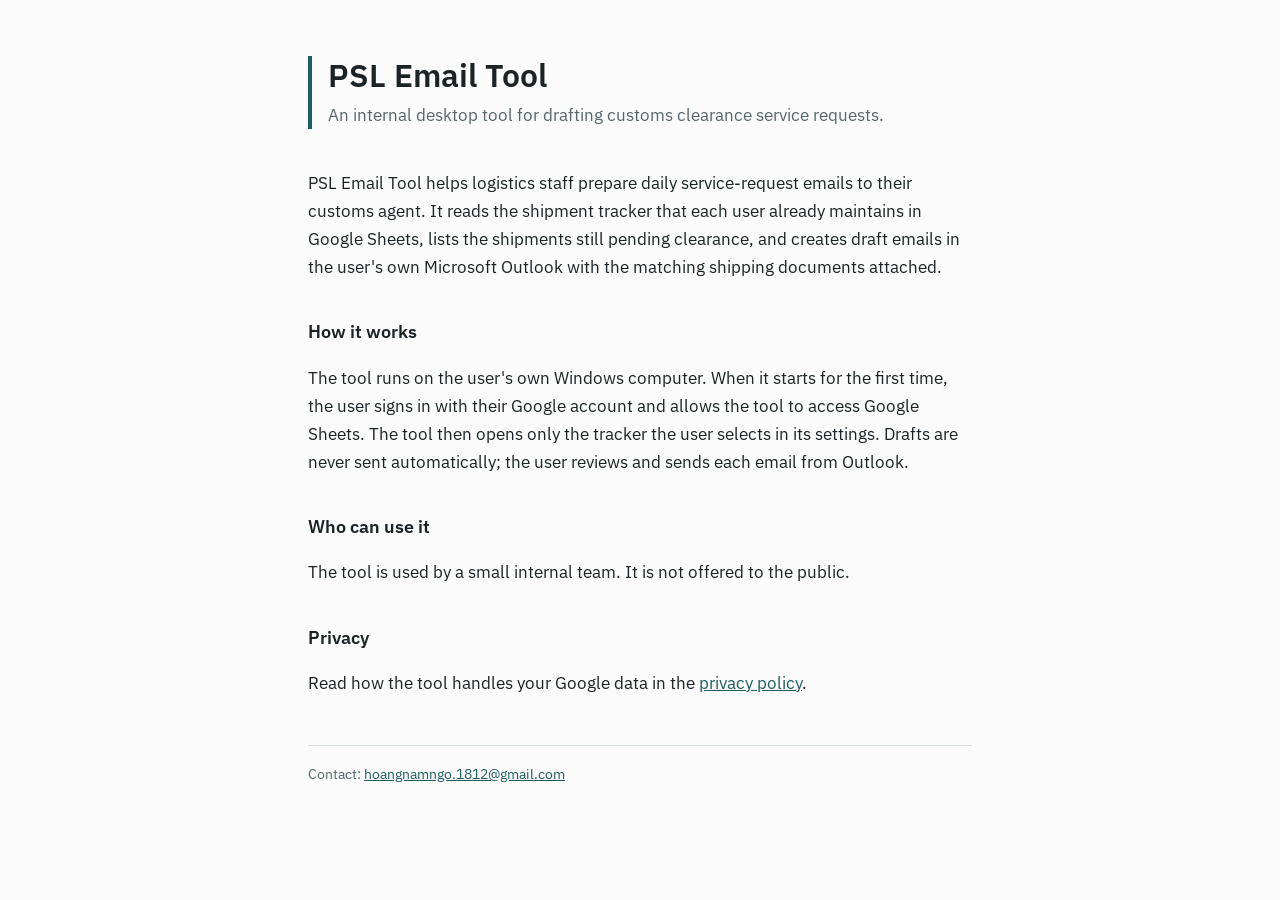
<file: index.html>
<!doctype html>
<html lang="en">
<head>
<meta charset="utf-8">
<meta name="viewport" content="width=device-width, initial-scale=1">
<title>PSL Email Tool</title>
<link rel="preconnect" href="https://fonts.googleapis.com">
<link href="https://fonts.googleapis.com/css2?family=IBM+Plex+Sans:wght@400;600&display=swap" rel="stylesheet">
<link rel="stylesheet" href="style.css">
</head>
<body>
<main>
<header>
<h1>PSL Email Tool</h1>
<p class="sub">An internal desktop tool for drafting customs clearance service requests.</p>
</header>

<p>PSL Email Tool helps logistics staff prepare daily service-request emails to their customs agent. It reads the shipment tracker that each user already maintains in Google Sheets, lists the shipments still pending clearance, and creates draft emails in the user's own Microsoft Outlook with the matching shipping documents attached.</p>

<h2>How it works</h2>
<p>The tool runs on the user's own Windows computer. When it starts for the first time, the user signs in with their Google account and allows the tool to access Google Sheets. The tool then opens only the tracker the user selects in its settings. Drafts are never sent automatically; the user reviews and sends each email from Outlook.</p>

<h2>Who can use it</h2>
<p>The tool is used by a small internal team. It is not offered to the public.</p>

<h2>Privacy</h2>
<p>Read how the tool handles your Google data in the <a href="privacy.html">privacy policy</a>.</p>

<footer>Contact: <a href="mailto:hoangnamngo.1812@gmail.com">hoangnamngo.1812@gmail.com</a></footer>
</main>
</body>
</html>
</file>
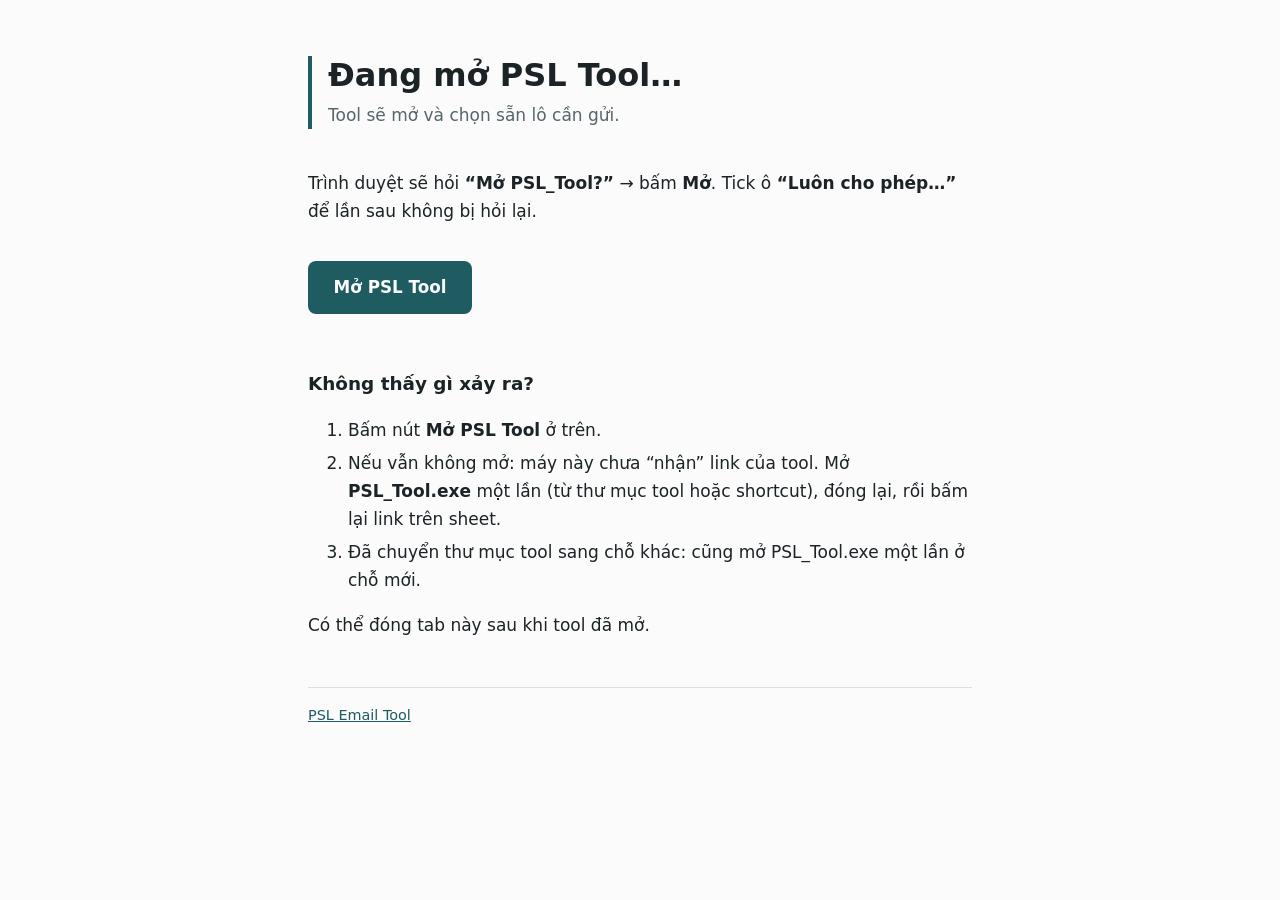
<file: open.html>
<!doctype html>
<html lang="vi">
<head>
<meta charset="utf-8">
<meta name="viewport" content="width=device-width, initial-scale=1">
<meta name="robots" content="noindex">
<title>Mở PSL Tool</title>
<link rel="stylesheet" href="style.css">
<style>
  .go{display:inline-block;margin:1.2rem 0;padding:.8rem 1.6rem;border-radius:8px;
      background:var(--sea);color:var(--paper);font-weight:600;text-decoration:none;font-size:1.05rem}
  .go:focus-visible{outline:3px solid var(--ink);outline-offset:3px}
  .ship{font-family:Consolas,monospace;background:rgba(127,127,127,.12);padding:.1rem .4rem;border-radius:4px}
  ol li{margin:.3rem 0}
</style>
</head>
<body>
<main>
<header>
<h1>Đang mở PSL Tool…</h1>
<p class="sub" id="what">Tool sẽ mở và chọn sẵn lô cần gửi.</p>
</header>

<p>Trình duyệt sẽ hỏi <b>“Mở PSL_Tool?”</b> → bấm <b>Mở</b>.
Tick ô <b>“Luôn cho phép…”</b> để lần sau không bị hỏi lại.</p>

<a class="go" id="go" href="#">Mở PSL Tool</a>

<h2>Không thấy gì xảy ra?</h2>
<ol>
  <li>Bấm nút <b>Mở PSL Tool</b> ở trên.</li>
  <li>Nếu vẫn không mở: máy này chưa “nhận” link của tool. Mở <b>PSL_Tool.exe</b> một lần
      (từ thư mục tool hoặc shortcut), đóng lại, rồi bấm lại link trên sheet.</li>
  <li>Đã chuyển thư mục tool sang chỗ khác: cũng mở PSL_Tool.exe một lần ở chỗ mới.</li>
</ol>
<p>Có thể đóng tab này sau khi tool đã mở.</p>

<footer><a href="index.html">PSL Email Tool</a></footer>
</main>
<script>
  // Chuyen tham so tu link tren Google Sheet (?sheet=...&ship=...) sang link psltool://
  var q = location.search || "";
  var target = "psltool://open/" + q;
  document.getElementById("go").href = target;
  try {
    var ship = new URLSearchParams(q).get("ship");
    if (ship) {
      var w = document.getElementById("what");
      w.textContent = "Lô cần gửi: ";
      var s = document.createElement("span"); s.className = "ship"; s.textContent = ship;
      w.appendChild(s);
    }
  } catch (e) {}
  setTimeout(function(){ window.location.href = target; }, 300);
</script>
</body>
</html>
</file>
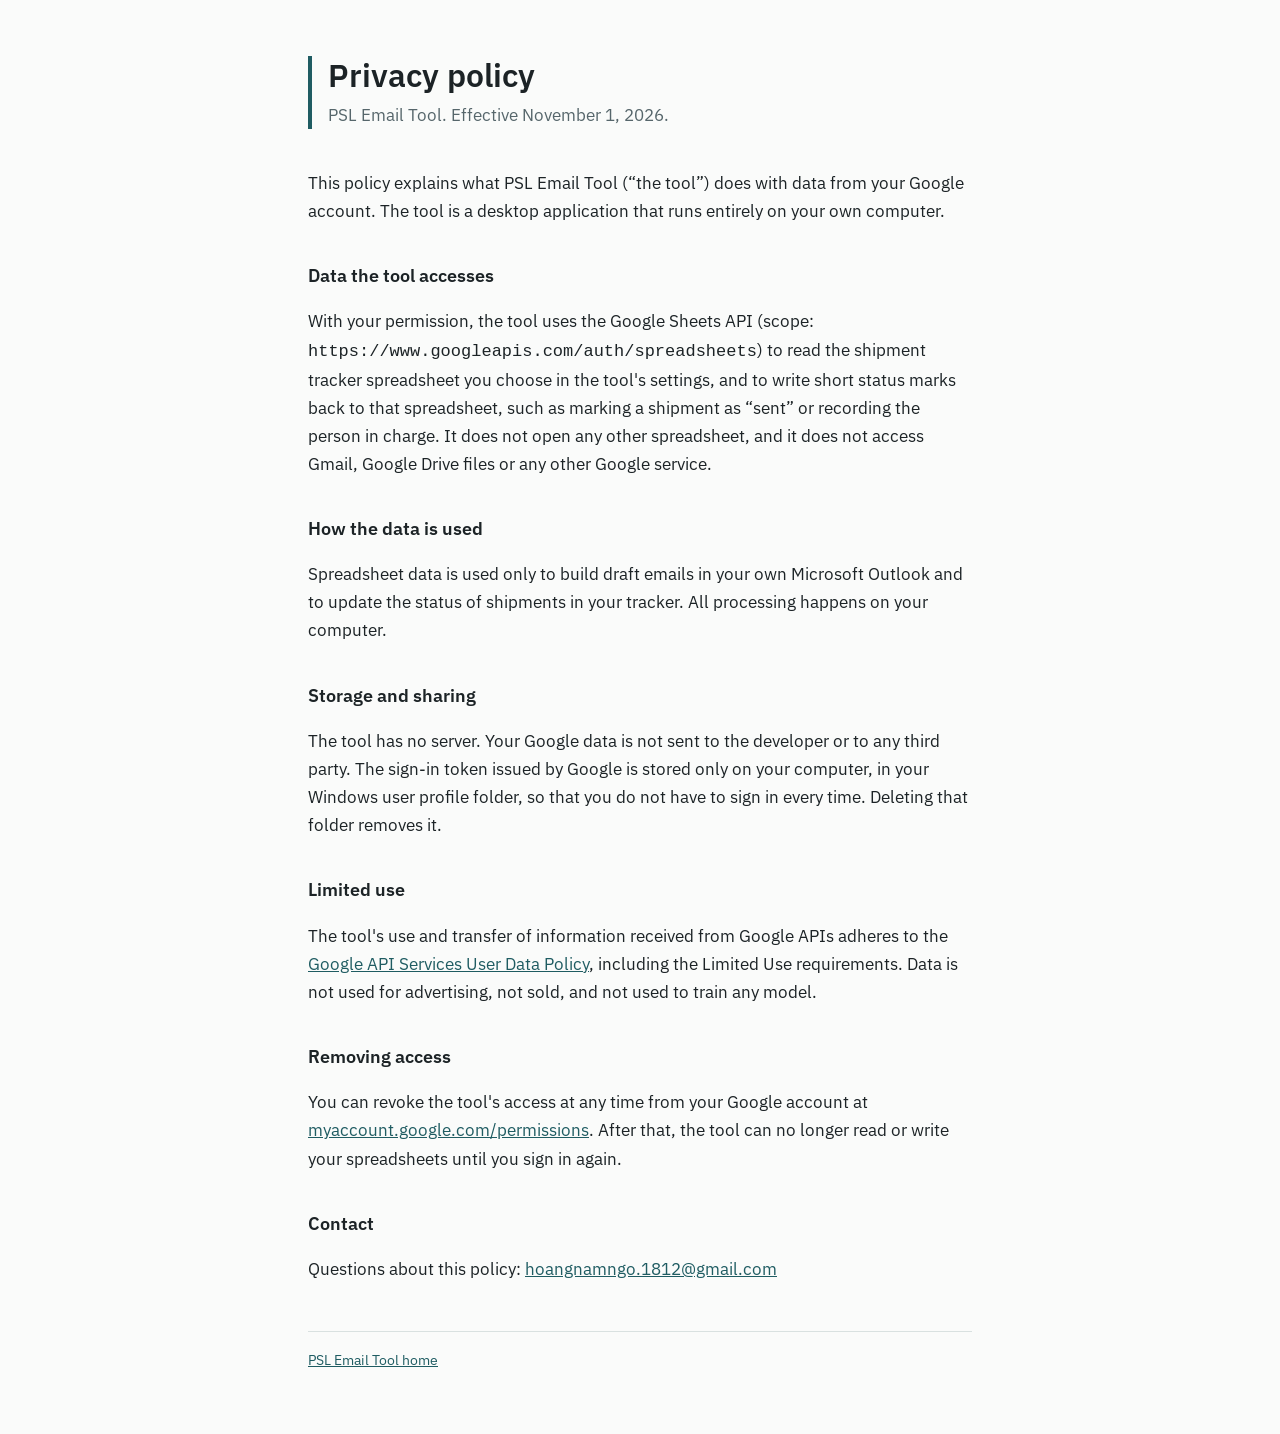
<file: privacy.html>
<!doctype html>
<html lang="en">
<head>
<meta charset="utf-8">
<meta name="viewport" content="width=device-width, initial-scale=1">
<title>Privacy policy – PSL Email Tool</title>
<link rel="preconnect" href="https://fonts.googleapis.com">
<link href="https://fonts.googleapis.com/css2?family=IBM+Plex+Sans:wght@400;600&display=swap" rel="stylesheet">
<link rel="stylesheet" href="style.css">
</head>
<body>
<main>
<header>
<h1>Privacy policy</h1>
<p class="sub">PSL Email Tool. Effective November 1, 2026.</p>
</header>

<p>This policy explains what PSL Email Tool (“the tool”) does with data from your Google account. The tool is a desktop application that runs entirely on your own computer.</p>

<h2>Data the tool accesses</h2>
<p>With your permission, the tool uses the Google Sheets API (scope: <code>https://www.googleapis.com/auth/spreadsheets</code>) to read the shipment tracker spreadsheet you choose in the tool's settings, and to write short status marks back to that spreadsheet, such as marking a shipment as “sent” or recording the person in charge. It does not open any other spreadsheet, and it does not access Gmail, Google Drive files or any other Google service.</p>

<h2>How the data is used</h2>
<p>Spreadsheet data is used only to build draft emails in your own Microsoft Outlook and to update the status of shipments in your tracker. All processing happens on your computer.</p>

<h2>Storage and sharing</h2>
<p>The tool has no server. Your Google data is not sent to the developer or to any third party. The sign-in token issued by Google is stored only on your computer, in your Windows user profile folder, so that you do not have to sign in every time. Deleting that folder removes it.</p>

<h2>Limited use</h2>
<p>The tool's use and transfer of information received from Google APIs adheres to the <a href="https://developers.google.com/terms/api-services-user-data-policy">Google API Services User Data Policy</a>, including the Limited Use requirements. Data is not used for advertising, not sold, and not used to train any model.</p>

<h2>Removing access</h2>
<p>You can revoke the tool's access at any time from your Google account at <a href="https://myaccount.google.com/permissions">myaccount.google.com/permissions</a>. After that, the tool can no longer read or write your spreadsheets until you sign in again.</p>

<h2>Contact</h2>
<p>Questions about this policy: <a href="mailto:hoangnamngo.1812@gmail.com">hoangnamngo.1812@gmail.com</a></p>

<footer><a href="index.html">PSL Email Tool home</a></footer>
</main>
</body>
</html>
</file>
<file: style.css>
:root{--ink:#1c2326;--muted:#56666b;--paper:#fafbfa;--line:#d9e1e0;--sea:#1f5c62;color-scheme:light}
@media (prefers-color-scheme:dark){:root{--ink:#e4ecec;--muted:#9fb1b3;--paper:#121a1c;--line:#2a3a3d;--sea:#7cc3c6;color-scheme:dark}}
*{box-sizing:border-box}
body{margin:0;background:var(--paper);color:var(--ink);font:17px/1.65 "IBM Plex Sans",system-ui,"Segoe UI",Arial,sans-serif}
main{max-width:44rem;margin:0 auto;padding:3.5rem 1.25rem 4rem}
header{border-left:4px solid var(--sea);padding-left:1rem;margin-bottom:2.5rem}
h1{font-size:2rem;line-height:1.2;margin:0 0 .4rem;font-weight:600}
h2{font-size:1.15rem;margin:2.2rem 0 .5rem;font-weight:600}
p,li{max-width:68ch}
.sub{color:var(--muted);margin:0}
a{color:var(--sea)}
a:focus-visible{outline:2px solid var(--sea);outline-offset:2px}
footer{margin-top:3rem;padding-top:1rem;border-top:1px solid var(--line);color:var(--muted);font-size:.9rem}
</file>
